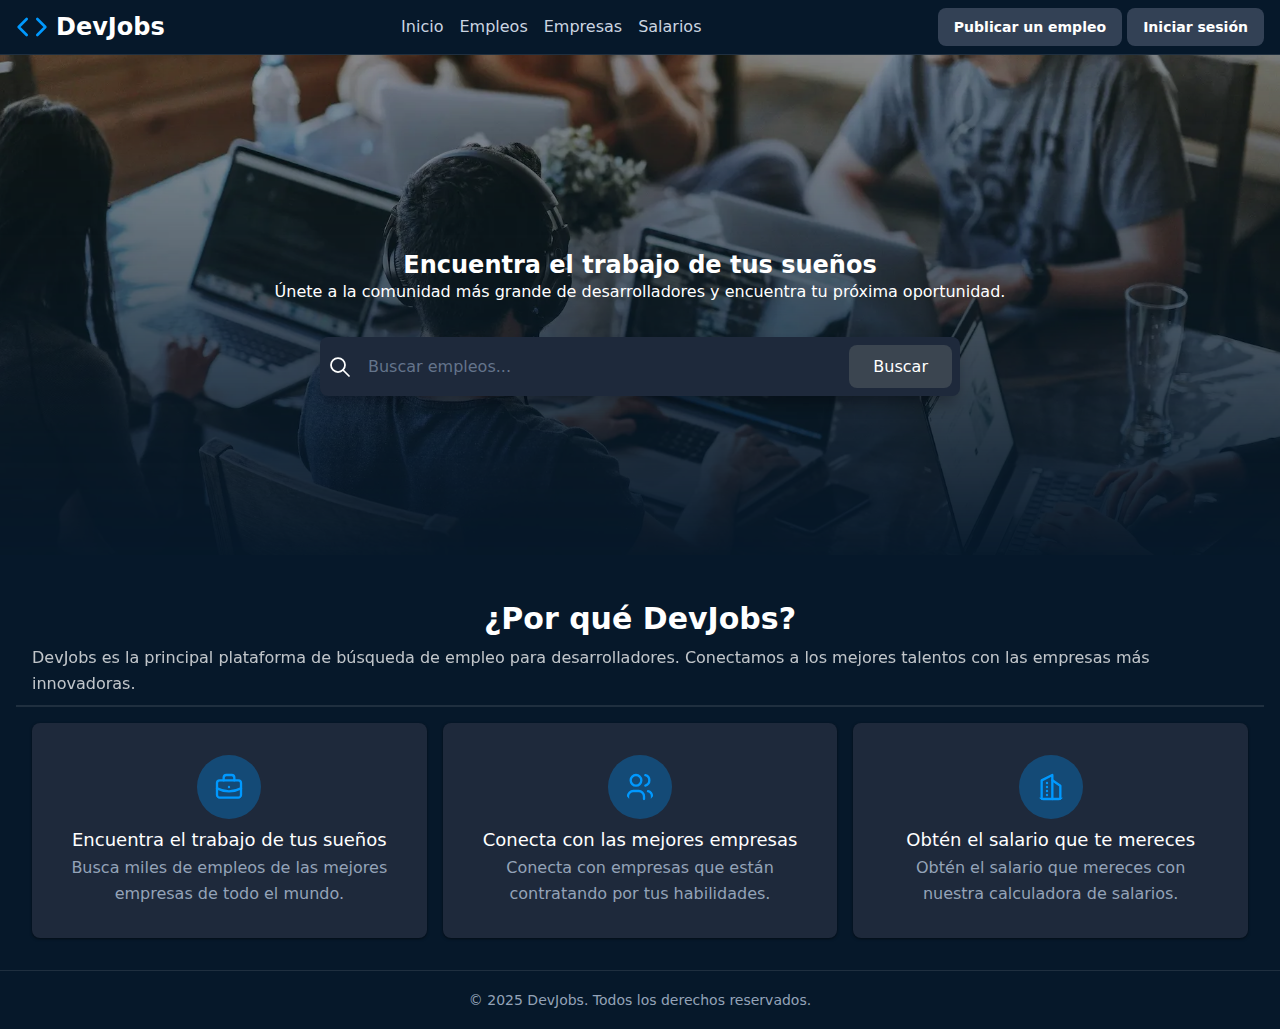
<file: index.html>
<!DOCTYPE html>
<html lang="en">

<head>
    <meta charset="UTF-8">
    <meta name="viewport" content="width=device-width, initial-scale=1.0">
    <meta name="description" content="Encuentra las mejores ofertas de trabajo para desarrolladores en DevJobs.">
    <title>DevJobs - Inicio</title>
    <link rel="stylesheet" href="styles.css">
</head>

<body>
    <header>
        <h1>
            <svg fill="none" stroke="currentColor" stroke-linecap="round" stroke-linejoin="round" stroke-width="2"
                viewBox="0 0 24 24" xmlns="http://www.w3.org/2000/svg">
                <polyline points="16 18 22 12 16 6"></polyline>
                <polyline points="8 6 2 12 8 18"></polyline>
            </svg>

            DevJobs
        </h1>

        <nav>
            <a href="index.html">Inicio</a>
            <a href="empleos.html">Empleos</a>
            <a href="empresas.html">Empresas</a>
            <a href="salarios.html">Salarios</a>
        </nav>

        <div>
            <a href="">Publicar un empleo</a>
            <a href="">Iniciar sesión</a>
        </div>
    </header>

    <main>
        <section>
            <img src="./background.webp" alt="imagen principal" width="200">

            <h1>Encuentra el trabajo de tus sueños</h1>

            <p>Únete a la comunidad más grande de desarrolladores y encuentra tu próxima oportunidad.</p>

            <form role="search">
                <div>
                    <svg xmlns="http://www.w3.org/2000/svg" width="24" height="24" viewBox="0 0 24 24" fill="none"
                        stroke="currentColor" stroke-width="1.75" stroke-linecap="round" stroke-linejoin="round"
                        class="icon icon-tabler icons-tabler-outline icon-tabler-search">
                        <path stroke="none" d="M0 0h24v24H0z" fill="none" />
                        <path d="M10 10m-7 0a7 7 0 1 0 14 0a7 7 0 1 0 -14 0" />
                        <path d="M21 21l-6 -6" />
                    </svg>

                    <input required type="text" placeholder="Buscar empleos..." aria-label="Buscar empleos">

                    <button type="submit">Buscar</button>
                </div>
            </form>
        </section>

        <section>
            <header>
                <h2>¿Por qué DevJobs?</h2>
                <p>DevJobs es la principal plataforma de búsqueda de empleo para desarrolladores. Conectamos a los
                    mejores talentos con las empresas más innovadoras.</p>
            </header>

            <footer>
                <article>
                    <svg xmlns="http://www.w3.org/2000/svg" width="24" height="24" viewBox="0 0 24 24" fill="none"
                        stroke="currentColor" stroke-width="1.75" stroke-linecap="round" stroke-linejoin="round"
                        class="icon icon-tabler icons-tabler-outline icon-tabler-briefcase">
                        <path stroke="none" d="M0 0h24v24H0z" fill="none" />
                        <path d="M3 7m0 2a2 2 0 0 1 2 -2h14a2 2 0 0 1 2 2v9a2 2 0 0 1 -2 2h-14a2 2 0 0 1 -2 -2z" />
                        <path d="M8 7v-2a2 2 0 0 1 2 -2h4a2 2 0 0 1 2 2v2" />
                        <path d="M12 12l0 .01" />
                        <path d="M3 13a20 20 0 0 0 18 0" />
                    </svg>

                    <h3>Encuentra el trabajo de tus sueños</h3>
                    <p>Busca miles de empleos de las mejores empresas de todo el mundo.</p>
                </article>

                <article>
                    <svg xmlns="http://www.w3.org/2000/svg" width="24" height="24" viewBox="0 0 24 24" fill="none"
                        stroke="currentColor" stroke-width="1.75" stroke-linecap="round" stroke-linejoin="round"
                        class="icon icon-tabler icons-tabler-outline icon-tabler-users">
                        <path stroke="none" d="M0 0h24v24H0z" fill="none" />
                        <path d="M9 7m-4 0a4 4 0 1 0 8 0a4 4 0 1 0 -8 0" />
                        <path d="M3 21v-2a4 4 0 0 1 4 -4h4a4 4 0 0 1 4 4v2" />
                        <path d="M16 3.13a4 4 0 0 1 0 7.75" />
                        <path d="M21 21v-2a4 4 0 0 0 -3 -3.85" />
                    </svg>

                    <h3>Conecta con las mejores empresas</h3>
                    <p>Conecta con empresas que están contratando por tus habilidades.</p>
                </article>

                <article>
                    <svg xmlns="http://www.w3.org/2000/svg" width="24" height="24" viewBox="0 0 24 24" fill="none"
                        stroke="currentColor" stroke-width="1.75" stroke-linecap="round" stroke-linejoin="round"
                        class="icon icon-tabler icons-tabler-outline icon-tabler-building-skyscraper">
                        <path stroke="none" d="M0 0h24v24H0z" fill="none" />
                        <path d="M3 21l18 0" />
                        <path d="M5 21v-14l8 -4v18" />
                        <path d="M19 21v-10l-6 -4" />
                        <path d="M9 9l0 .01" />
                        <path d="M9 12l0 .01" />
                        <path d="M9 15l0 .01" />
                        <path d="M9 18l0 .01" />
                    </svg>

                    <h3>Obtén el salario que te mereces</h3>
                    <p>Obtén el salario que mereces con nuestra calculadora de salarios.</p>
                </article>
            </footer>

        </section>

    </main>

    <footer>
        <small>&copy; 2025 DevJobs. Todos los derechos reservados.</small>
    </footer>
</body>

</html>
</file>
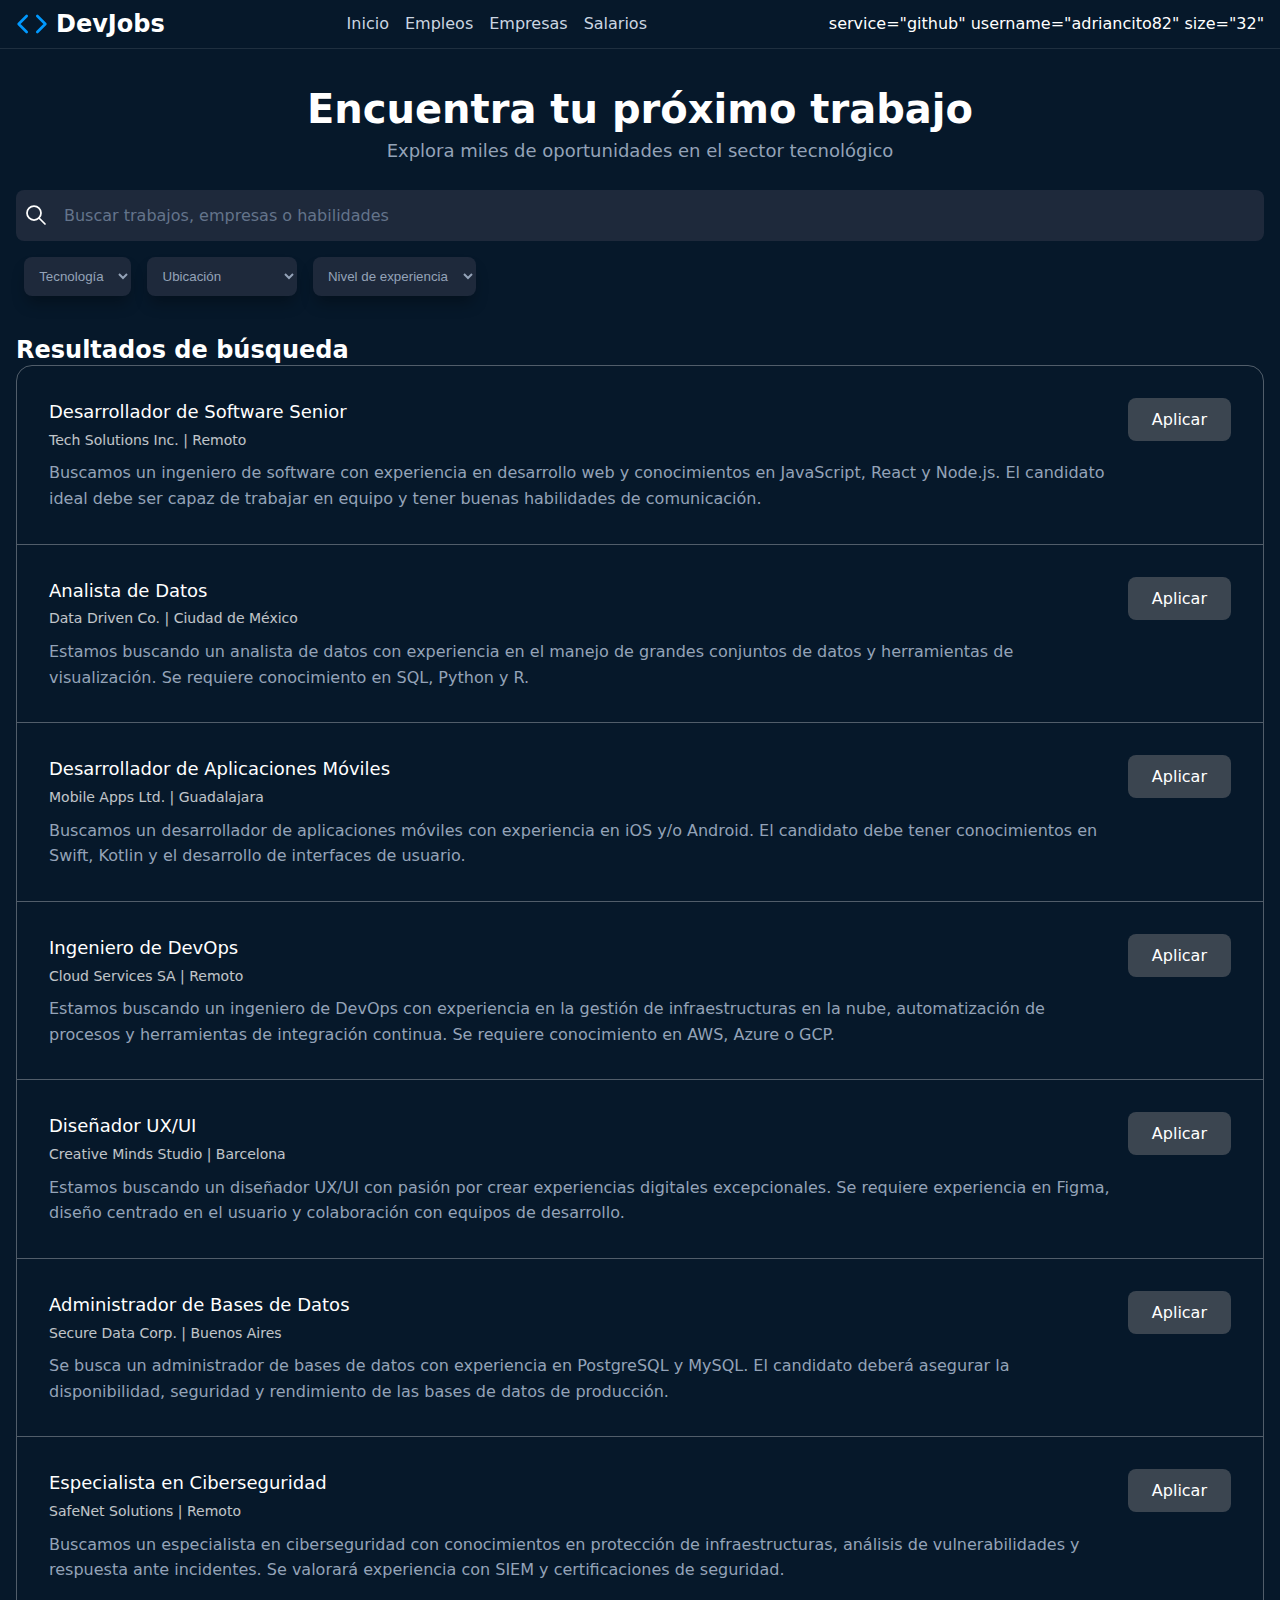
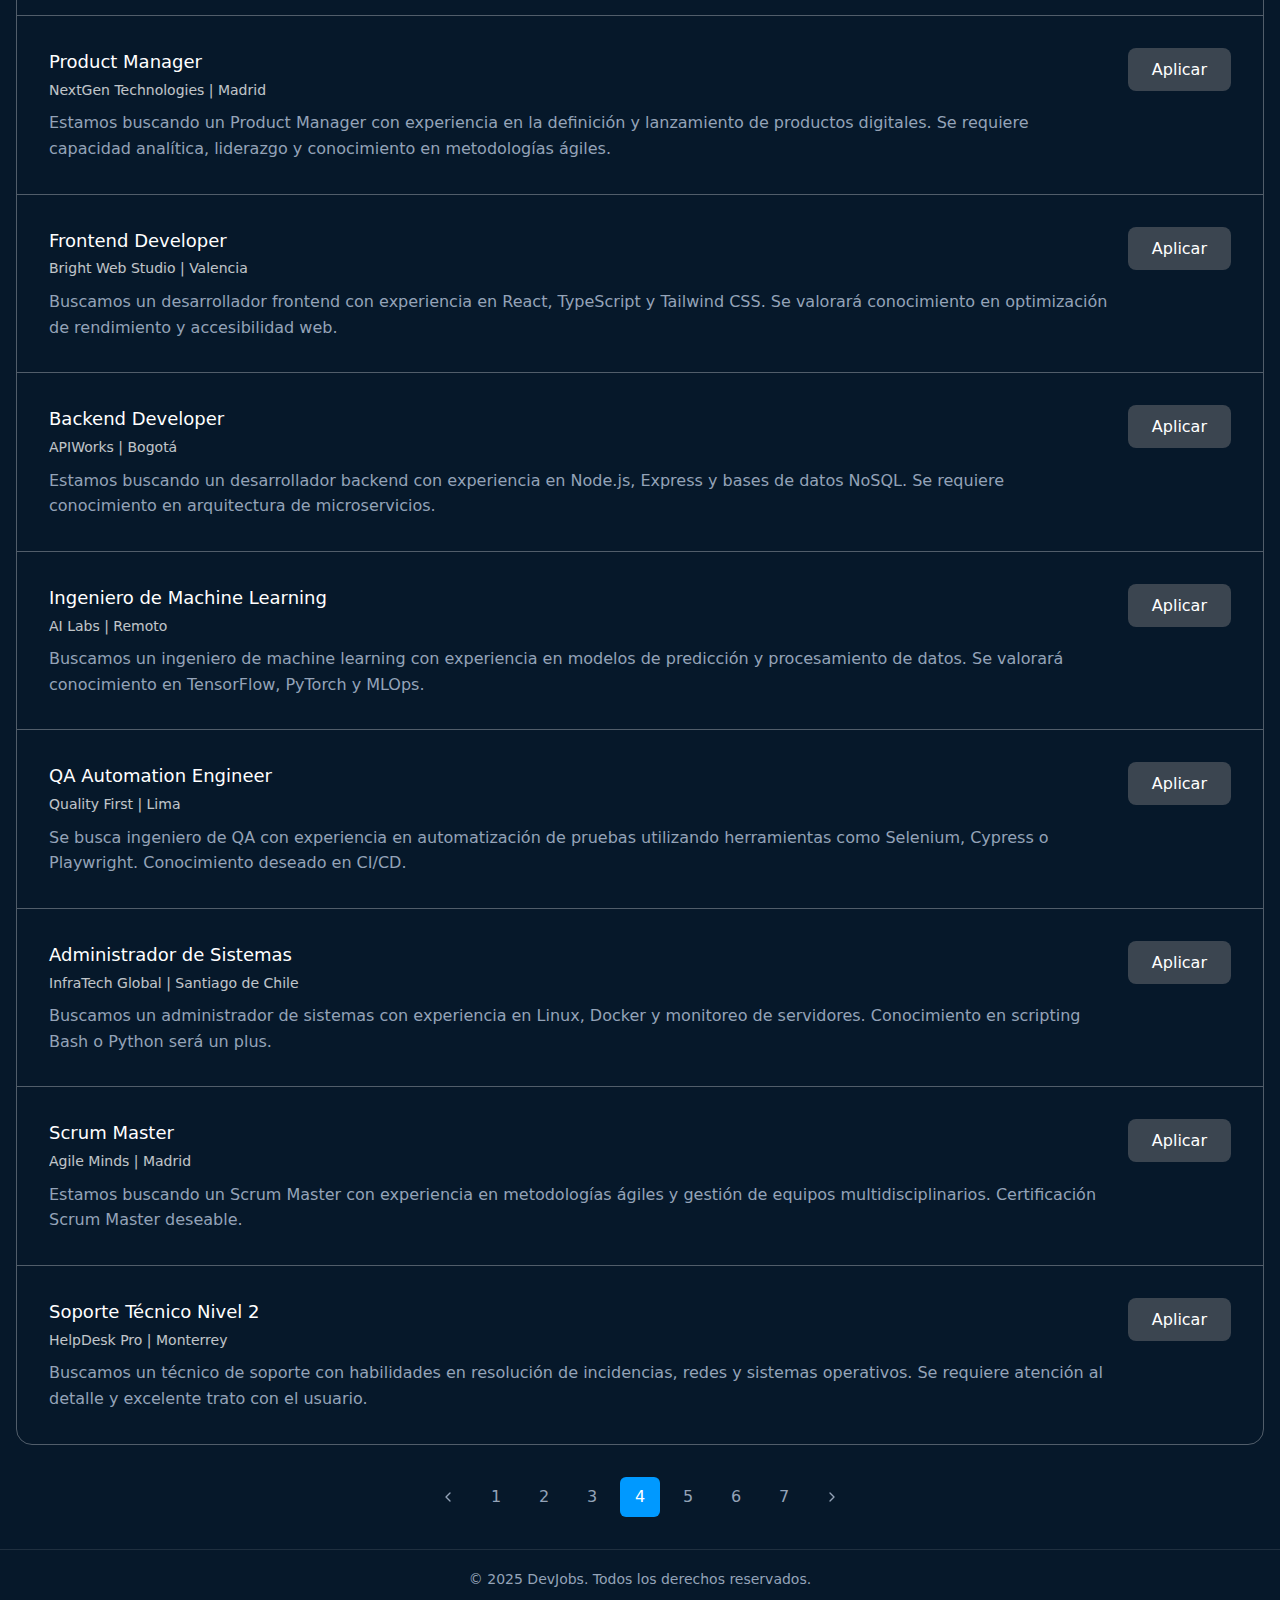
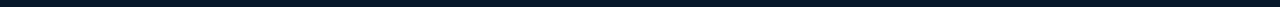
<file: empleos.html>
<!DOCTYPE html>
<html lang="en">

<head>
    <meta charset="UTF-8">
    <meta name="viewport" content="width=device-width, initial-scale=1.0">
    <meta name="description" content="Explora las últimas ofertas de empleo para desarrolladores en DevJobs.">
    <title>DevJobs - Empleos</title>
    <link rel="stylesheet" href="styles.css">
    <script type="module" src="script.js"></script>
</head>

<body>
    <header>
        <h1>
            <svg fill="none" stroke="currentColor" stroke-linecap="round" stroke-linejoin="round" stroke-width="2"
                viewBox="0 0 24 24" xmlns="http://www.w3.org/2000/svg">
                <polyline points="16 18 22 12 16 6"></polyline>
                <polyline points="8 6 2 12 8 18"></polyline>
            </svg>
            DevJobs
        </h1>

        <nav>
            <a href="index.html">Inicio</a>
            <a href="empleos.html">Empleos</a>
            <a href="empresas.html">Empresas</a>
            <a href="salarios.html">Salarios</a>
        </nav>
        <div>
            <devjobs-avatar>
                service="github"
                username="adriancito82"
                size="32"
            </devjobs-avatar>
        </div>
    </header>
    <main>
        <section class="jobs-search">
            <h1>Encuentra tu próximo trabajo</h1>
            <p>Explora miles de oportunidades en el sector tecnológico</p>

            <form role="search">
                <div class="search-bar">
                    <svg xmlns="http://www.w3.org/2000/svg" width="24" height="24" viewBox="0 0 24 24" fill="none"
                        stroke="currentColor" stroke-width="1.75" stroke-linecap="round" stroke-linejoin="round"
                        class="icon icon-tabler icons-tabler-outline icon-tabler-search">
                        <path stroke="none" d="M0 0h24v24H0z" fill="none" />
                        <path d="M10 10m-7 0a7 7 0 1 0 14 0a7 7 0 1 0 -14 0" />
                        <path d="M21 21l-6 -6" />
                    </svg>

                    <input required type="text" placeholder="Buscar trabajos, empresas o habilidades">
                </div>

                <div class="search-filters">
                    <select name="tecnology" id="filter-tecnology">
                        <option value="">Tecnología</option>
                        <option value="html">HTML</option>
                        <option value="css">CSS</option>
                        <option value="javascript">JavaScript</option>
                        <option value="python">Python</option>
                        <option value="java">Java</option>
                        <option value="ruby">Ruby</option>
                        <option value="php">PHP</option>
                        <option value="csharp">C#</option>
                        <option value="go">Go</option>
                        <option value="typescript">TypeScript</option>
                    </select>
                    <select name="location" id="filter-location">
                        <option value="">Ubicación</option>
                        <option value="madrid">Madrid</option>
                        <option value="valencia">Valencia</option>
                        <option value="cdmx">Ciudad de México</option>
                        <option value="monterrey">Monterrey</option>
                        <option value="guadalajara">Guadalajara</option>
                        <option value="barcelona">Barcelona</option>
                        <option value="bsas">Buenos Aires</option>
                        <option value="bogota">Bogotá</option>
                        <option value="lima">Lima</option>
                        <option value="santiago">Santiago</option>
                        <option value="remoto">Remoto</option>
                        <option value="presencial">Presencial</option>
                        <option value="hibrido">Híbrido</option>
                    </select>
                    <select name="filter-experience-level" id="experience-level">
                        <option value="">Nivel de experiencia</option>
                        <option value="junior">Junior</option>
                        <option value="mid">Mid-level</option>
                        <option value="senior">Senior</option>
                        <option value="lead">Lead</option>
                    </select>
                </div>
            </form>
        </section>

        <section>
            <h1>Resultados de búsqueda</h1>
            <div class="jobs-listings">

            </div>

            <nav class="pagination">
                <a href="#"><svg xmlns="http://www.w3.org/2000/svg" width="16" height="16" viewBox="0 0 24 24"
                        fill="none" stroke="currentColor" stroke-width="2" stroke-linecap="round"
                        stroke-linejoin="round" class="icon icon-tabler icons-tabler-outline icon-tabler-chevron-left">
                        <path stroke="none" d="M0 0h24v24H0z" fill="none" />
                        <path d="M15 6l-6 6l6 6" />
                    </svg></a>
                <a href="#">1</a>
                <a href="#">2</a>
                <a href="#">3</a>
                <a class="is-active" href="#">4</a>
                <a href="#">5</a>
                <a href="#">6</a>
                <a href="#">7</a>
                <a href="#"><svg xmlns="http://www.w3.org/2000/svg" width="16" height="16" viewBox="0 0 24 24"
                        fill="none" stroke="currentColor" stroke-width="2" stroke-linecap="round"
                        stroke-linejoin="round" class="icon icon-tabler icons-tabler-outline icon-tabler-chevron-right">
                        <path stroke="none" d="M0 0h24v24H0z" fill="none" />
                        <path d="M9 6l6 6l-6 6" />
                    </svg></a>
            </nav>
        </section>

    </main>

    <footer>
        <small>&copy; 2025 DevJobs. Todos los derechos reservados.</small>
    </footer>

</body>

</html>
</file>
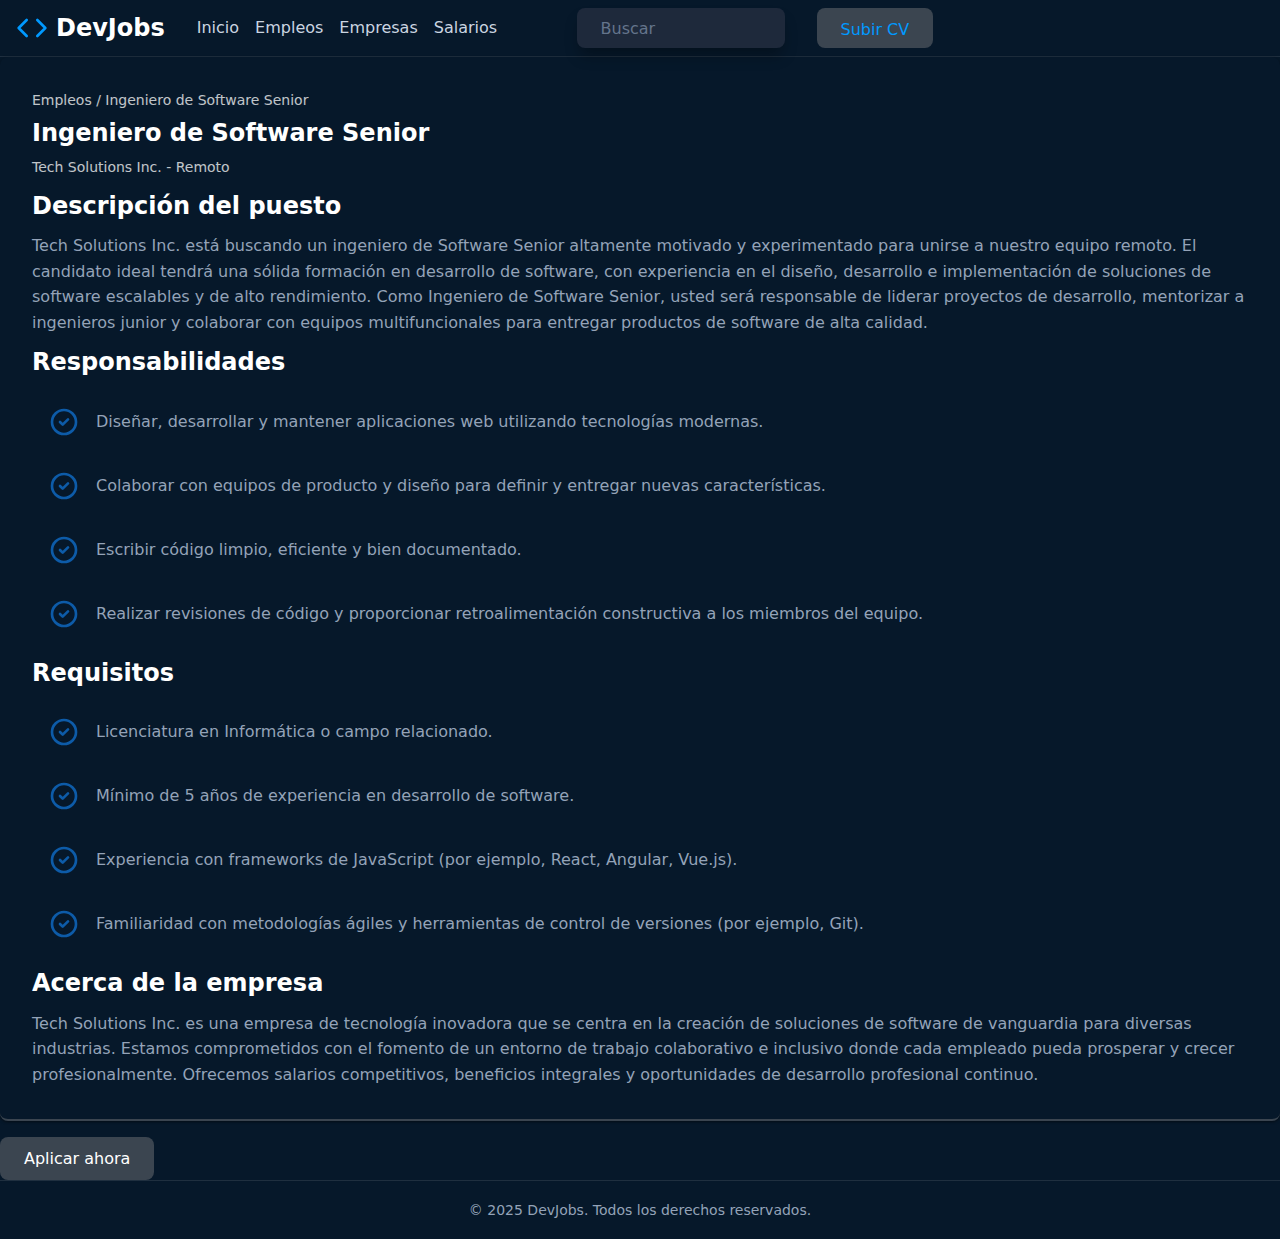
<file: info-empleo.html>
<!DOCTYPE html>
<html lang="en">

<head>
    <meta charset="UTF-8">
    <meta name="viewport" content="width=device-width, initial-scale=1.0">
    <meta name="description" content="Encuentra las mejores ofertas de trabajo para desarrolladores en DevJobs.">
    <title>DevJobs - Inicio</title>
    <link rel="stylesheet" href="styles.css">
    <script type="module" src="script.js"></script>
</head>

<body>
    <header>
        <h1>
            <svg fill="none" stroke="currentColor" stroke-linecap="round" stroke-linejoin="round" stroke-width="2"
                viewBox="0 0 24 24" xmlns="http://www.w3.org/2000/svg">
                <polyline points="16 18 22 12 16 6"></polyline>
                <polyline points="8 6 2 12 8 18"></polyline>
            </svg>

            DevJobs
        </h1>

        <nav>
            <a href="index.html">Inicio</a>
            <a href="empleos.html">Empleos</a>
            <a href="empresas.html">Empresas</a>
            <a href="salarios.html">Salarios</a>
        </nav>


        <form role="search">
            <div class="search-employ">
                <svg xmlns="http://www.w3.org/2000/svg" width="20" height="20" viewBox="0 0 24 24" fill="none"
                    stroke="currentColor" stroke-width="1.75" stroke-linecap="round" stroke-linejoin="round"
                    class="icon icon-tabler icons-tabler-outline icon-tabler-search">
                    <path stroke="none" d="M0 0h24v24H0z" fill="none" />
                    <path d="M10 10m-7 0a7 7 0 1 0 14 0a7 7 0 1 0 -14 0" />
                    <path d="M21 21l-6 -6" />
                </svg>
                <input type="text" placeholder="Buscar">
                <button class="subir-cv">Subir CV</button>
            </div>
        </form>

    </header>

    <main>


        <article class="job-card">
            <small>Empleos / Ingeniero de Software Senior</small>
            <h1>Ingeniero de Software Senior</h1>
            <small>Tech Solutions Inc. - Remoto</small>

            <h2>Descripción del puesto</h2>
            <p>Tech Solutions Inc. está buscando un ingeniero de Software Senior altamente motivado y experimentado para
                unirse a nuestro equipo remoto. El candidato ideal tendrá una sólida formación en desarrollo de
                software, con experiencia en el diseño, desarrollo e implementación de soluciones de software escalables
                y de alto rendimiento. Como Ingeniero de Software Senior, usted será responsable de liderar proyectos de
                desarrollo, mentorizar a ingenieros junior y colaborar con equipos multifuncionales para entregar
                productos de software de alta calidad.</p>

            <h2>Responsabilidades</h2>
            <ul class="job-req">
                <li><svg xmlns="http://www.w3.org/2000/svg" width="24" height="24" viewBox="0 0 24 24" fill="none"
                        stroke="currentColor" stroke-width="2" stroke-linecap="round" stroke-linejoin="round"
                        class="icon icon-tabler icons-tabler-outline icon-tabler-circle-check">
                        <path stroke="none" d="M0 0h24v24H0z" fill="none" />
                        <path d="M12 12m-9 0a9 9 0 1 0 18 0a9 9 0 1 0 -18 0" />
                        <path d="M9 12l2 2l4 -4" />
                    </svg>Diseñar, desarrollar y mantener aplicaciones web utilizando tecnologías modernas.</li>
                <li><svg xmlns="http://www.w3.org/2000/svg" width="24" height="24" viewBox="0 0 24 24" fill="none"
                        stroke="currentColor" stroke-width="2" stroke-linecap="round" stroke-linejoin="round"
                        class="icon icon-tabler icons-tabler-outline icon-tabler-circle-check">
                        <path stroke="none" d="M0 0h24v24H0z" fill="none" />
                        <path d="M12 12m-9 0a9 9 0 1 0 18 0a9 9 0 1 0 -18 0" />
                        <path d="M9 12l2 2l4 -4" />
                    </svg>Colaborar con equipos de producto y diseño para definir y entregar nuevas características.
                </li>
                <li><svg xmlns="http://www.w3.org/2000/svg" width="24" height="24" viewBox="0 0 24 24" fill="none"
                        stroke="currentColor" stroke-width="2" stroke-linecap="round" stroke-linejoin="round"
                        class="icon icon-tabler icons-tabler-outline icon-tabler-circle-check">
                        <path stroke="none" d="M0 0h24v24H0z" fill="none" />
                        <path d="M12 12m-9 0a9 9 0 1 0 18 0a9 9 0 1 0 -18 0" />
                        <path d="M9 12l2 2l4 -4" />
                    </svg>Escribir código limpio, eficiente y bien documentado.</li>
                <li><svg xmlns="http://www.w3.org/2000/svg" width="24" height="24" viewBox="0 0 24 24" fill="none"
                        stroke="currentColor" stroke-width="2" stroke-linecap="round" stroke-linejoin="round"
                        class="icon icon-tabler icons-tabler-outline icon-tabler-circle-check">
                        <path stroke="none" d="M0 0h24v24H0z" fill="none" />
                        <path d="M12 12m-9 0a9 9 0 1 0 18 0a9 9 0 1 0 -18 0" />
                        <path d="M9 12l2 2l4 -4" />
                    </svg>Realizar revisiones de código y proporcionar retroalimentación constructiva a los miembros del
                    equipo.</li>
            </ul>

            <h2>Requisitos</h2>
            <ul class="job-req">
                <li><svg xmlns="http://www.w3.org/2000/svg" width="24" height="24" viewBox="0 0 24 24" fill="none"
                        stroke="currentColor" stroke-width="2" stroke-linecap="round" stroke-linejoin="round"
                        class="icon icon-tabler icons-tabler-outline icon-tabler-circle-check">
                        <path stroke="none" d="M0 0h24v24H0z" fill="none" />
                        <path d="M12 12m-9 0a9 9 0 1 0 18 0a9 9 0 1 0 -18 0" />
                        <path d="M9 12l2 2l4 -4" />
                    </svg>Licenciatura en Informática o campo relacionado.</li>
                <li><svg xmlns="http://www.w3.org/2000/svg" width="24" height="24" viewBox="0 0 24 24" fill="none"
                        stroke="currentColor" stroke-width="2" stroke-linecap="round" stroke-linejoin="round"
                        class="icon icon-tabler icons-tabler-outline icon-tabler-circle-check">
                        <path stroke="none" d="M0 0h24v24H0z" fill="none" />
                        <path d="M12 12m-9 0a9 9 0 1 0 18 0a9 9 0 1 0 -18 0" />
                        <path d="M9 12l2 2l4 -4" />
                    </svg>Mínimo de 5 años de experiencia en desarrollo de software.</li>
                <li><svg xmlns="http://www.w3.org/2000/svg" width="24" height="24" viewBox="0 0 24 24" fill="none"
                        stroke="currentColor" stroke-width="2" stroke-linecap="round" stroke-linejoin="round"
                        class="icon icon-tabler icons-tabler-outline icon-tabler-circle-check">
                        <path stroke="none" d="M0 0h24v24H0z" fill="none" />
                        <path d="M12 12m-9 0a9 9 0 1 0 18 0a9 9 0 1 0 -18 0" />
                        <path d="M9 12l2 2l4 -4" />
                    </svg>Experiencia con frameworks de JavaScript (por ejemplo, React, Angular, Vue.js).</li>
                <li><svg xmlns="http://www.w3.org/2000/svg" width="24" height="24" viewBox="0 0 24 24" fill="none"
                        stroke="currentColor" stroke-width="2" stroke-linecap="round" stroke-linejoin="round"
                        class="icon icon-tabler icons-tabler-outline icon-tabler-circle-check">
                        <path stroke="none" d="M0 0h24v24H0z" fill="none" />
                        <path d="M12 12m-9 0a9 9 0 1 0 18 0a9 9 0 1 0 -18 0" />
                        <path d="M9 12l2 2l4 -4" />
                    </svg>Familiaridad con metodologías ágiles y herramientas de control de versiones (por ejemplo,
                    Git).</li>
            </ul>

            <h2>Acerca de la empresa</h2>
            <p>Tech Solutions Inc. es una empresa de tecnología inovadora que se centra en la creación de soluciones de
                software de vanguardia para diversas industrias. Estamos comprometidos con el fomento de un entorno de
                trabajo colaborativo e inclusivo donde cada empleado pueda prosperar y crecer profesionalmente.
                Ofrecemos salarios competitivos, beneficios integrales y oportunidades de desarrollo profesional
                continuo.</p>
        </article>
        <div>
            <button class="apply-job">Aplicar ahora</button>
        </div>

    </main>
    <footer>
        <small>&copy; 2025 DevJobs. Todos los derechos reservados.</small>
    </footer>
</body>

</html>
</file>
<file: styles.css>
* {
  margin: 0;
  padding: 0;
  box-sizing: border-box;
}

:root {
  --primary: #3b4550;
  --primary-dark: #0a3d66;
  --primary-hover: #0d5ba8;
  --primary-light: #09f;
  --background: #06182a;
  --text-primary: #ffffff;
  --text-secondary: #cbd5e1;
  --text-muted: #94a3b8;
  --border: rgba(255, 255, 255, 0.1);
  --card-bg: #1e293b;
  --shadow: rgba(0, 0, 0, 0.3);
  --input-bg: #1e293b;
  --hsla-example: hsla(210, 100%, 56%, 1);
}

@font-face {
  font-family: 'Inter Variable';
  font-style: normal;
  font-display: swap;
  font-weight: 100 900;
  src: url(https://cdn.jsdelivr.net/fontsource/fonts/inter:vf@latest/latin-wght-normal.woff2) format('woff2-variations');
  unicode-range: U+0000-00FF,U+0131,U+0152-0153,U+02BB-02BC,U+02C6,U+02DA,U+02DC,U+0304,U+0308,U+0329,U+2000-206F,U+20AC,U+2122,U+2191,U+2193,U+2212,U+2215,U+FEFF,U+FFFD;
}

body {
  font-family: system-ui;
  background-color: var(--background);
  color: var(--text-primary);
  min-height: 100vh;
  display: flex;
  flex-direction: column;
  line-height: 1.6;
}

/* Títulos principales */
h1 {
  font-size: 1.5rem;
  line-height: 1.2;
  text-wrap: balance;
  display: flex;
  align-items: center;
  gap: 0.5rem;

  svg {
    width: 2rem;
    height: 2rem;
    color: var(--primary-light);
  }
}

h1 + p {
  text-wrap: balance;
  margin-bottom: 2rem
}

/* Header */
header {
  border-bottom: 1px solid var(--border);
  background: var(--background);
  padding: .5rem 1rem;
  display: flex;
  align-items: center;
  justify-content: space-between;
  gap: 2rem;

  h2 {
    font-size: 1.25rem;
    font-weight: 700;
    color: var(--text-primary);
  }
}

/* Navegación del header a otras páginas */
nav {
  align-items: center;
  gap: 1rem;
  display: flex;

  a {
    text-decoration: none;
    color: var(--text-secondary);
    transition: color 0.2s;
    font-weight: 500;

    &:hover, &:focus {
      color: var(--primary);
      outline: none;
    }
  }
}

/* Botones del Header */
header div a {
  padding: 0.5rem 1rem;
  border-radius: 0.5rem;
  background-color: #334155;
  color: var(--text-primary);
  display: inline-block;
  font-size: 0.875rem;
  font-weight: 700;
  text-decoration: none;
  /* TODO */
}

/* Hero */
main > section:nth-child(1) {
  height: 500px;
  text-align: center;
  display: flex;
  flex-direction: column;
  justify-content: center;
  align-items: center;

  h1 {
    padding-top: 36px;
  }

  & > img {
    position: absolute;
    width: 100%;
    height: 100%;
    object-fit: cover;
    z-index: -1;
    left: 0;
    right: 0;
    mask-image: linear-gradient(to bottom, rgba(16, 25, 34, 1) 5%, rgba(16, 25, 34, 0) 80%);
  }
}

/* Formulario de Búsqueda */
form {
  max-width: 42rem;
  width: 100%;
  margin: 0 auto;
  padding-inline: 1rem;
}

form > div {
  display: flex;
  align-items: center;
  background-color: var(--input-bg);
  border-radius: 0.5rem;
  box-shadow: 0 10px 15px -3px var(--shadow);
  padding: 0.5rem;
  gap: 0.5rem;
}

form span {
  padding-left: 0.75rem;
  color: var(--text-muted);
  display: flex;
  align-items: center;
  flex-shrink: 0;
}

form input[type="text"] {
  flex: 1;
  background: transparent;
  border: none;
  outline: none;
  color: var(--text-primary);
  padding: 0.75rem 0.5rem;
  font-size: 1rem;
  font-family: inherit;
}

form input[type="text"]::placeholder {
  color: #64748b;
}

button {
  padding: 0.75rem 1.5rem;
  border-radius: 0.5rem;
  background-color: var(--primary);
  color: white;
  font-weight: 400;
  border: none;
  cursor: pointer;
  transition: all 0.2s;
  font-family: inherit;
  font-size: 1rem;
  white-space: nowrap;

  &:hover, /* pseudo-clase que significa que el ratón está encima */
  &:focus { /* pseudo-clase que significa que el elemento tiene el foco */
    background-color: var(--primary-hover);
    outline: 2px solid white;
    outline-offset: 2px;
  }

  &:active {
    transform: scale(0.90)
  }

  &:disabled {
    opacity: .5;
    pointer-events: none;
  }
}

/* Features Section */
main > section:nth-child(2) {
  padding-inline: 1rem;
  background-color: var(--background);
  padding-top: 2rem;

  & > header {
    gap: 2px;
    flex-direction: column;

    h2 {
      margin-bottom: 0;
    }

    p {
      opacity: .75;
    }
  }

  & > div {
    max-width: 1280px;
    margin: 0 auto;
  }
}

main > section:nth-child(2) h2 {
  font-size: 1.875rem;
  font-weight: 700;
  color: var(--text-primary);
  margin-bottom: 1rem;
}

main > section:nth-child(2) > div > div:first-child > p {
  font-size: 1.125rem;
  color: var(--text-muted);
  max-width: 42rem;
  margin: 0 auto;
}

/* Grid de Features */
main > section:nth-child(2) footer {
  display: grid;
  grid-template-columns: repeat(auto-fit, minmax(280px, 1fr));
  gap: 16px
}

/* Feature Cards */
/* article {
  background-color: var(--card-bg);
  padding: 2rem;
  margin-bottom: 16px;
  border-radius: 0.5rem;
  box-shadow: 0px 1px 3px 0 var(--shadow);

  svg {
    color: var(--primary-light);
    background: rgba(0, 153, 255, 0.3);
    border-radius: 9999px;
    width: 64px;
    height: 64px;
    padding: 16px;
  }

  h3 {
    font-weight: 500;
  }

  p {
    color: var(--text-muted);
  }
} */

/* Footer */
footer {
  background-color: var(--background);
  border-top: 1px solid var(--border);
  text-align: center;
  padding: 16px;

  small {
    color: var(--text-muted);
    font-size: 0.875rem;
  }
}

article {
  background-color: var(--card-bg);
  padding: 2rem;
  margin-bottom: 16px;
  border-radius: 0.5rem;
  box-shadow: 0px 1px 3px 0px rgba(0, 0, 0, 0.5);

  svg {
    color: var(--primary-light);
    background: rgba(0, 153, 255, .3);
    width: 64px;
    height: 64px;
    border-radius: 100%;
    padding: 16px;
  }

  p {
    color: var(--text-muted);
  }

  a, h3 {
    font-weight: 500;
    text-decoration: none;
    color: var(--text-primary);
    font-weight: 500;
    font-size: 1.125rem;

         &:hover, &:focus {
            color: var(--primary-light);
        }
  }
}

/*Jobs Search*/

.jobs-search {
  margin: 0;
  padding: 0;
  height: auto !important;

  h1 {
    font-size: 2.5rem;
    margin-bottom: .25rem;
  }

    p {
        color: var(--text-muted);
        font-size: 1.125rem;
        margin-bottom: 1.5rem;
    }

    .search-bar {
        background: var(--input-bg);
        padding: .25rem .5rem;
    }

    .search-filters {
        display: flex;
        flex-wrap: wrap;
        margin-top: .5rem;
    }

    form {
        width: 100%;
        max-width: 1280px;
    }

    form div {
        background: none;
        box-shadow: none;
        padding: 0;
    }

}

.jobs-listings {
    border: 1px solid rgba(255, 255, 255, .3);
    border-radius: 1rem;

    article {
        background: none;
        box-shadow: none;
        border-radius: 0;
        border-bottom: 1px solid rgba(255, 255, 255, .3);
        margin: 0;

        display: flex;
        align-items: start;
        gap: 1rem;

        small {
            font-size: .875rem;
            opacity: .75;
        }

        p {
            margin-top: 0.5rem;
        }

        &:last-child {
            border-bottom: none;
        }
    }
}

.pagination {
    display: flex;
    justify-content: center;
    gap: .5rem;
    margin-block: 2rem;

    a {
        display: flex;
        align-items: center;
        justify-content: center;
        width: 2.5rem;
        height: 2.5rem;
        text-decoration: none;
        color: var(--text-muted);
        border-radius: 0.375rem;
        transition: all .3s;

        &:hover, &:focus {
            background-color: #fff;
        }

        &:active {
            transform: scale(0.90);
        }

        &.is-active {
            background-color: var(--primary-light);
            color: white;
            pointer-events: none;
        }
    }
}

.search-employ {
    font-size: .875rem;
    width: 13rem;
    height: 2.5rem;
    color: var(--text-muted);
}

.subir-cv {
    text-decoration: none;
    color: var(--primary-light);
    font-weight: 500;
    transition: color .2s;
    width: 8rem;
    height: 2.5rem;

    &:hover, &:focus {
        color: var(--primary-secondary);
        transition: color .2s;
    }
}

.job-card {
    display: flex;
    flex-direction: column;
    gap: .5rem;
    background: none;
    border-bottom: var(--primary) 2px solid;

    small {
        font-size: .875rem;
        opacity: .75;
    }
}

/*Selectores de Empleo*/

select {
  background-color: var(--input-bg);
  color: var(--text-muted);
  border: none;
  border-radius: 0.5rem;
  box-shadow: 0 10px 15px -3px var(--shadow);
  padding: 0.7rem;
  margin: 0.5rem 0;
  margin-left: 0.5rem;
  gap: 0.5rem;
}

.button-apply-job {
    background: #09f;

    &.is-applied {
        background: #4caf50;
        pointer-events: none;
    }
}

.job-req{
    list-style: none;
    color: var(--text-muted);
    display: flex;
    flex-direction: column;


    h3 {
        color: var(--text-primary);
        margin-bottom: 1rem;
    }

    li {
        display: flex;
        align-items: center;
    }
    svg {
        color: var(--primary-hover);
        background: none;
    }
}
</file>
